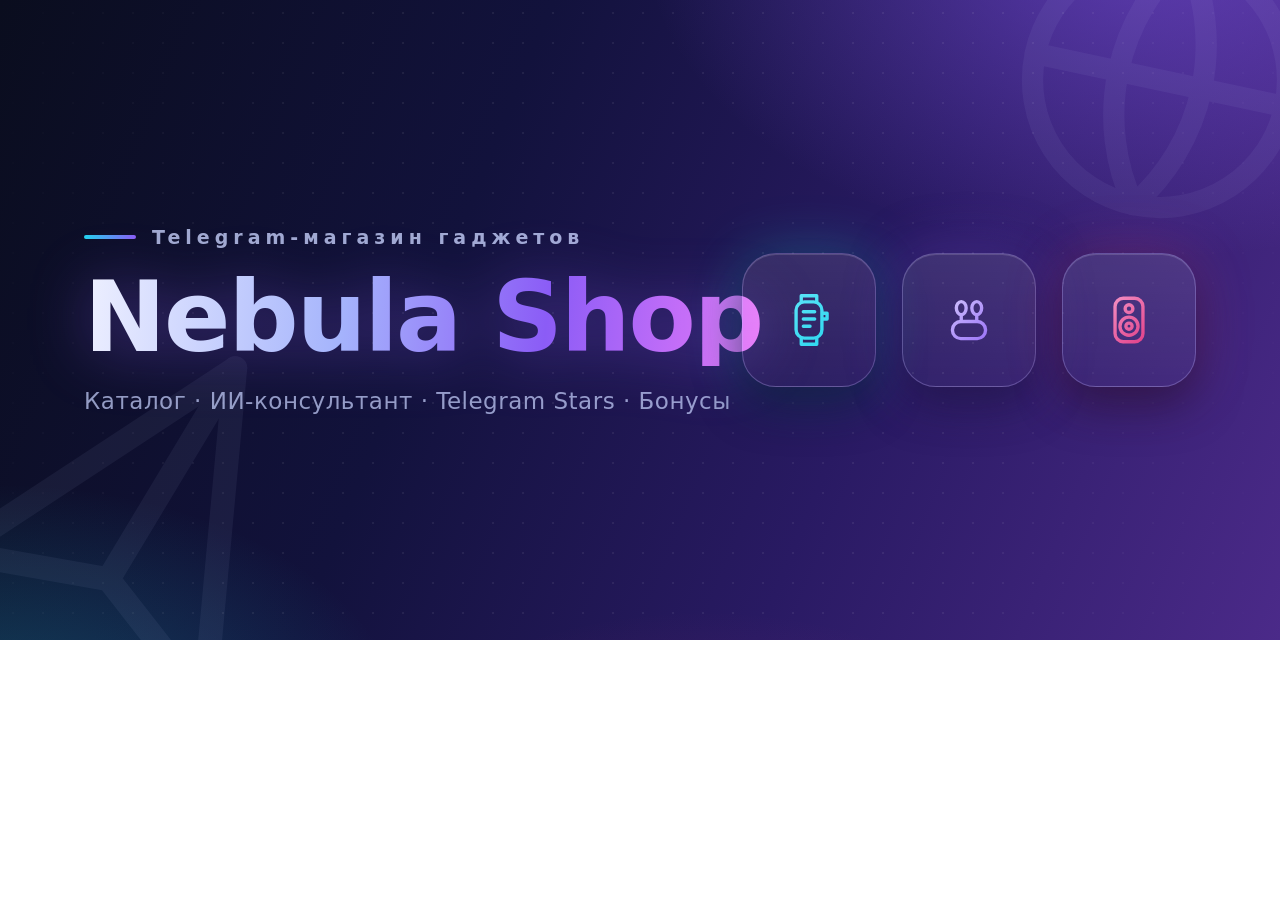
<file: scripts/banner.html>
<!doctype html>
<html>
<head>
<meta charset="utf-8">
<style>
  html,body{margin:0;padding:0;width:1280px;height:640px;overflow:hidden}
  .canvas{position:relative;width:1280px;height:640px;overflow:hidden;font-family:"Segoe UI",system-ui,sans-serif;
    background:
      radial-gradient(820px 520px at 90% -10%, rgba(139,92,246,.50), transparent 62%),
      radial-gradient(680px 420px at 0% 115%, rgba(34,211,238,.28), transparent 60%),
      radial-gradient(560px 340px at 55% 130%, rgba(236,72,153,.18), transparent 65%),
      linear-gradient(112deg,#0a0d1e 0%,#12123c 36%,#291a63 66%,#4b2a89 100%);
  }
  .grid{position:absolute;inset:-2px;opacity:.45;
    background-image:radial-gradient(rgba(255,255,255,.15) 1px,transparent 1.5px);
    background-size:30px 30px;
    -webkit-mask-image:linear-gradient(100deg,transparent 0%,#000 25%,#000 75%,transparent 100%);
    mask-image:linear-gradient(100deg,transparent 0%,#000 25%,#000 75%,transparent 100%);
  }
  .ghost{position:absolute;color:#c7d2fe;opacity:.06}
  .ghost svg{display:block}
  .ghost.left{left:-70px;bottom:-110px;transform:rotate(-14deg)}
  .ghost.left svg{width:380px;height:380px}
  .ghost.right{right:-50px;top:-90px;transform:rotate(12deg)}
  .ghost.right svg{width:340px;height:340px}
  .brand{position:absolute;left:84px;top:50%;transform:translateY(-50%);z-index:2}
  .eyebrow{display:flex;align-items:center;gap:16px;margin-bottom:20px}
  .eyebrow i{display:block;width:52px;height:4px;border-radius:3px;background:linear-gradient(90deg,#22d3ee,#8b5cf6)}
  .eyebrow span{font-size:19px;font-weight:600;letter-spacing:5px;color:rgba(203,213,255,.78)}
  .title{font-size:98px;font-weight:800;letter-spacing:-2px;line-height:1;
    background:linear-gradient(96deg,#eef0ff 0%,#a5b4fc 38%,#8b5cf6 68%,#e879f9 100%);
    -webkit-background-clip:text;background-clip:text;color:transparent;
    filter:drop-shadow(0 4px 30px rgba(139,92,246,.4));
  }
  .subtitle{margin-top:22px;font-size:23px;color:rgba(199,210,254,.72);letter-spacing:.5px}
  .row{position:absolute;right:84px;top:50%;transform:translateY(-50%);display:flex;gap:26px;z-index:2}
  .tile{width:132px;height:132px;border-radius:34px;display:flex;align-items:center;justify-content:center;
    background:linear-gradient(180deg,rgba(255,255,255,.10),rgba(255,255,255,.03));
    border:1px solid rgba(196,181,253,.30);
  }
  .tile svg{width:62px;height:62px}
  .t1{box-shadow:inset 0 1px 0 rgba(255,255,255,.14),0 18px 44px rgba(5,3,25,.5),0 0 56px rgba(34,211,238,.30)}
  .t2{box-shadow:inset 0 1px 0 rgba(255,255,255,.14),0 18px 44px rgba(5,3,25,.5),0 0 56px rgba(139,92,246,.34)}
  .t3{box-shadow:inset 0 1px 0 rgba(255,255,255,.14),0 18px 44px rgba(5,3,25,.5),0 0 56px rgba(236,72,153,.28)}
</style>
</head>
<body>
<div class="canvas">
  <div class="grid"></div>
  <div class="ghost left">
    <svg viewBox="0 0 24 24" fill="none" stroke="currentColor" stroke-width="1.5" stroke-linecap="round" stroke-linejoin="round">
      <path d="m22 2-7 20-4-9-9-4Z"/><path d="M22 2 11 13"/>
    </svg>
  </div>
  <div class="ghost right">
    <svg viewBox="0 0 24 24" fill="none" stroke="currentColor" stroke-width="1.5" stroke-linecap="round" stroke-linejoin="round">
      <circle cx="12" cy="12" r="9"/><path d="M3 12h18"/><path d="M12 3a15 15 0 0 1 0 18a15 15 0 0 1 0-18z"/>
    </svg>
  </div>
  <div class="brand">
    <div class="eyebrow"><i></i><span>Telegram-магазин гаджетов</span></div>
    <div class="title">Nebula Shop</div>
    <div class="subtitle">Каталог · ИИ-консультант · Telegram Stars · Бонусы</div>
  </div>
  <div class="row">
    <div class="tile t1">
      <svg viewBox="0 0 24 24" fill="none" stroke="url(#bg1)" stroke-width="1.3" stroke-linecap="round" stroke-linejoin="round">
        <defs><linearGradient id="bg1" x1="0" y1="0" x2="24" y2="24" gradientUnits="userSpaceOnUse">
          <stop stop-color="#67e8f9"/><stop offset="1" stop-color="#22d3ee"/>
        </linearGradient></defs>
        <rect x="7" y="5" width="10" height="14" rx="3.2"/><path d="M9 5V2.6h6V5M9 19v2.4h6V19"/>
        <path d="M17.4 9.4H19v2.2h-1.6"/><path d="M9.8 8.8h4.4M9.8 11.6h4.4M9.8 14.4h2.6"/>
      </svg>
    </div>
    <div class="tile t2">
      <svg viewBox="0 0 24 24" fill="none" stroke="url(#bg2)" stroke-width="1.3" stroke-linecap="round" stroke-linejoin="round">
        <defs><linearGradient id="bg2" x1="0" y1="0" x2="24" y2="24" gradientUnits="userSpaceOnUse">
          <stop stop-color="#ddd6fe"/><stop offset="1" stop-color="#8b5cf6"/>
        </linearGradient></defs>
        <ellipse cx="9" cy="7.4" rx="1.9" ry="2.5"/><path d="M9 9.9v2.2"/>
        <ellipse cx="15" cy="7.4" rx="1.9" ry="2.5"/><path d="M15 9.9v2.2"/>
        <rect x="5.6" y="12.6" width="12.8" height="6.6" rx="3.2"/>
      </svg>
    </div>
    <div class="tile t3">
      <svg viewBox="0 0 24 24" fill="none" stroke="url(#bg3)" stroke-width="1.3" stroke-linecap="round" stroke-linejoin="round">
        <defs><linearGradient id="bg3" x1="0" y1="0" x2="24" y2="24" gradientUnits="userSpaceOnUse">
          <stop stop-color="#f9a8d4"/><stop offset="1" stop-color="#db2777"/>
        </linearGradient></defs>
        <rect x="6.6" y="3.6" width="10.8" height="16.8" rx="3.2"/><circle cx="12" cy="14.4" r="3.5"/>
        <circle cx="12" cy="14.4" r="1.2"/><circle cx="12" cy="7.6" r="1.5"/>
      </svg>
    </div>
  </div>
</div>
</body>
</html>
</file>
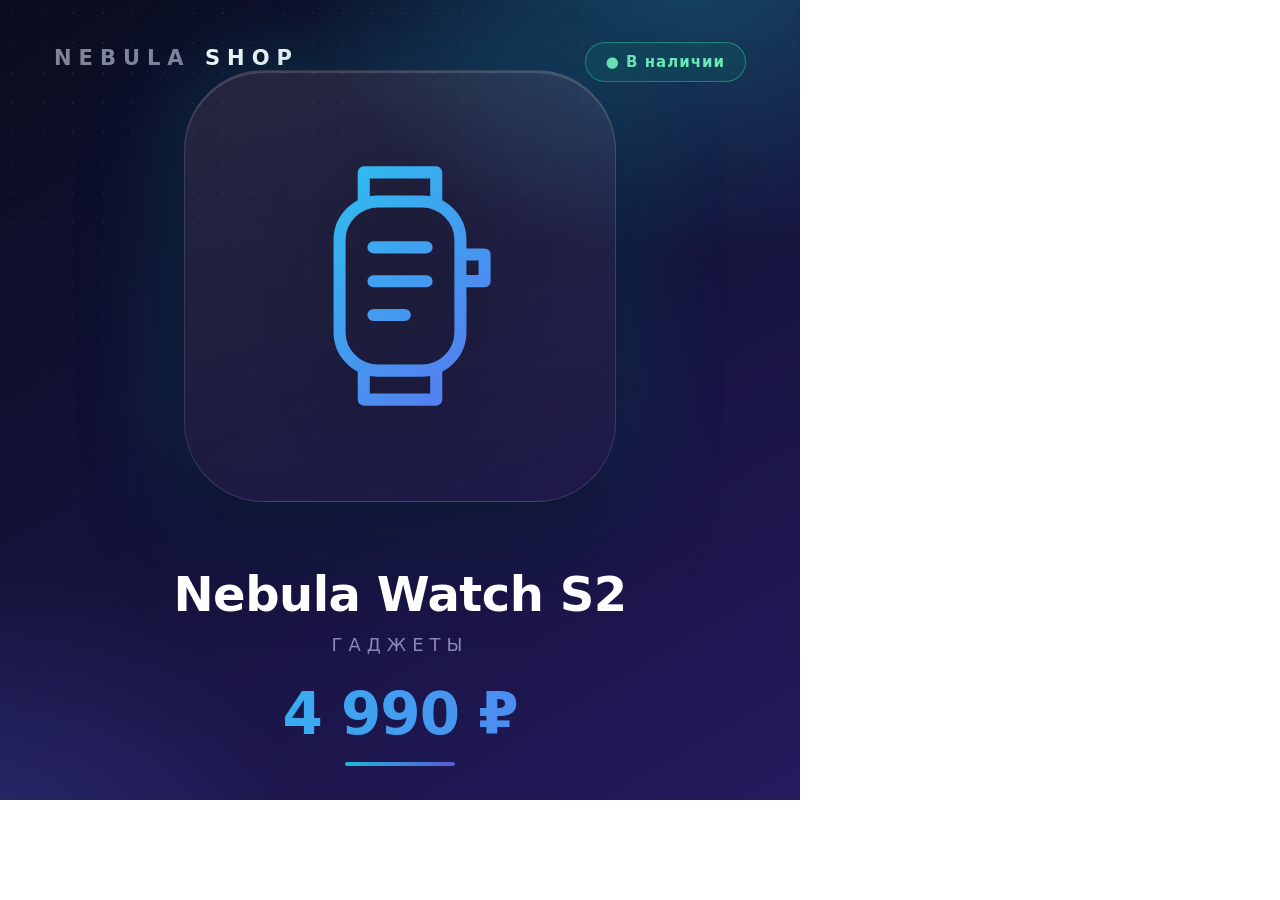
<file: scripts/product.html>
<!doctype html>
<html>
<head>
<meta charset="utf-8">
<style>
  html,body{margin:0;padding:0;width:800px;height:800px;overflow:hidden}
  .card{position:relative;width:800px;height:800px;overflow:hidden;font-family:"Segoe UI",system-ui,sans-serif;
    background:
      radial-gradient(640px 520px at 86% -8%, var(--g1a), transparent 62%),
      radial-gradient(580px 480px at -6% 108%, var(--g2a), transparent 62%),
      linear-gradient(150deg,#0a0d1f 0%,#131238 45%,#241a5e 100%);
  }
  .grid{position:absolute;inset:-2px;opacity:.4;
    background-image:radial-gradient(rgba(255,255,255,.14) 1px,transparent 1.5px);
    background-size:30px 30px;
    -webkit-mask-image:linear-gradient(160deg,#000 15%,transparent 60%);
    mask-image:linear-gradient(160deg,#000 15%,transparent 60%);
  }
  .brand{position:absolute;top:46px;left:54px;font-size:21px;font-weight:700;letter-spacing:7px;color:rgba(226,232,255,.55)}
  .brand b{color:#fff}
  .stock{position:absolute;top:42px;right:54px;font-size:15px;padding:10px 20px;border-radius:999px;font-weight:600;
    color:#6ee7b7;border:1px solid rgba(52,211,153,.45);background:rgba(16,185,129,.10);letter-spacing:1px}
  .tile{position:absolute;left:50%;top:70px;transform:translateX(-50%);
    width:430px;height:430px;border-radius:80px;display:flex;align-items:center;justify-content:center;
    background:linear-gradient(165deg,rgba(255,255,255,.10),rgba(255,255,255,.02));
    border:1px solid rgba(255,255,255,.13);
    box-shadow:inset 0 2px 0 rgba(255,255,255,.14), 0 40px 90px rgba(3,2,20,.55), 0 0 110px var(--glow);
  }
  .tile svg{width:290px;height:290px;filter:drop-shadow(0 14px 34px rgba(0,0,0,.35))}
  .name{position:absolute;left:0;right:0;top:566px;text-align:center;font-size:48px;font-weight:700;color:#fff;letter-spacing:-0.5px}
  .cat{position:absolute;left:0;right:0;top:634px;text-align:center;font-size:18px;letter-spacing:6px;text-transform:uppercase;color:rgba(199,210,254,.62)}
  .price{position:absolute;left:0;right:0;top:680px;text-align:center;font-size:58px;font-weight:800;letter-spacing:-1px;
    background:linear-gradient(92deg,var(--c1),var(--c2));-webkit-background-clip:text;background-clip:text;color:transparent}
  .line{position:absolute;left:50%;transform:translateX(-50%);top:762px;width:110px;height:4px;border-radius:3px;
    background:linear-gradient(90deg,var(--c1),var(--c2));opacity:.85}
</style>
</head>
<body>
<div class="card" id="card">
  <div class="grid"></div>
  <div class="brand">NEBULA<b> SHOP</b></div>
  <div class="stock">● В наличии</div>
  <div class="tile">
    <svg id="icon" viewBox="0 0 24 24" fill="none" stroke="url(#pg)" stroke-width="1" stroke-linecap="round" stroke-linejoin="round"></svg>
  </div>
  <div class="name" id="name"></div>
  <div class="cat" id="cat"></div>
  <div class="price" id="price"></div>
  <div class="line"></div>
</div>
<script>
const ICONS = {
  watch: '<rect x="7" y="5" width="10" height="14" rx="3.2"/><path d="M9 5V2.6h6V5M9 19v2.4h6V19"/><path d="M17.4 9.4H19v2.2h-1.6"/><path d="M9.8 8.8h4.4M9.8 11.6h4.4M9.8 14.4h2.6"/>',
  buds: '<ellipse cx="9" cy="7.4" rx="1.9" ry="2.5"/><path d="M9 9.9v2.2"/><ellipse cx="15" cy="7.4" rx="1.9" ry="2.5"/><path d="M15 9.9v2.2"/><rect x="5.6" y="12.6" width="12.8" height="6.6" rx="3.2"/>',
  projector: '<rect x="3.8" y="8" width="16.4" height="9.2" rx="3"/><circle cx="13.4" cy="12.6" r="2.7"/><circle cx="13.4" cy="12.6" r="0.9"/><path d="M7.2 8V6.4h3.2V8"/><path d="M7.4 17.2v1.6M16.6 17.2v1.6"/>',
  speaker: '<rect x="6.6" y="3.6" width="10.8" height="16.8" rx="3.2"/><circle cx="12" cy="14.4" r="3.5"/><circle cx="12" cy="14.4" r="1.2"/><circle cx="12" cy="7.6" r="1.5"/>',
  powerbank: '<rect x="7" y="4.4" width="10" height="15.6" rx="2.6"/><rect x="10.4" y="2.6" width="3.2" height="1.8" rx="0.7"/><path d="M13.4 8.4 10 13.2h3l-1.3 4.6 3.6-5.2h-3z"/>',
  keyboard: '<rect x="2.8" y="7.6" width="18.4" height="9.4" rx="2.4"/><path d="M6.2 10.8h.01M9.4 10.8h.01M12.6 10.8h.01M15.8 10.8h.01M19 10.8h.01M6.6 13.9h10.8"/>',
};

const P = [
  { name: "Nebula Watch S2", cat: "Гаджеты", price: "4 990 ₽", icon: "watch", c1: "#22d3ee", c2: "#6366f1" },
  { name: "AirPods Nebula Pro", cat: "Аудио", price: "7 490 ₽", icon: "buds", c1: "#a78bfa", c2: "#ec4899" },
  { name: "Nebula Beam Mini", cat: "Проекторы", price: "15 990 ₽", icon: "projector", c1: "#f472b6", c2: "#8b5cf6" },
  { name: "Nebula Sound 360", cat: "Аудио", price: "3 990 ₽", icon: "speaker", c1: "#34d399", c2: "#22d3ee" },
  { name: "Nebula Charge 20K", cat: "Аксессуары", price: "2 990 ₽", icon: "powerbank", c1: "#fbbf24", c2: "#f97316" },
  { name: "Nebula Keys RGB", cat: "Аксессуары", price: "5 990 ₽", icon: "keyboard", c1: "#f87171", c2: "#a78bfa" },
];

function rgba(hex, alpha) {
  const n = parseInt(hex.slice(1), 16);
  return `rgba(${(n >> 16) & 255}, ${(n >> 8) & 255}, ${n & 255}, ${alpha})`;
}

const params = new URLSearchParams(location.search);
const index = Math.max(0, Math.min(P.length - 1, parseInt(params.get("p") || "0", 10)));
const p = P[index];

document.documentElement.style.setProperty("--c1", p.c1);
document.documentElement.style.setProperty("--c2", p.c2);
document.documentElement.style.setProperty("--g1a", rgba(p.c1, 0.30));
document.documentElement.style.setProperty("--g2a", rgba(p.c2, 0.26));
document.documentElement.style.setProperty("--glow", rgba(p.c1, 0.24));

document.getElementById("name").textContent = p.name;
document.getElementById("cat").textContent = p.cat;
document.getElementById("price").textContent = p.price;
document.getElementById("icon").innerHTML =
  '<defs><linearGradient id="pg" x1="0" y1="0" x2="24" y2="24" gradientUnits="userSpaceOnUse">' +
  `<stop stop-color="${p.c1}"/><stop offset="1" stop-color="${p.c2}"/>` +
  "</linearGradient></defs>" + ICONS[p.icon];
</script>
</body>
</html>
</file>
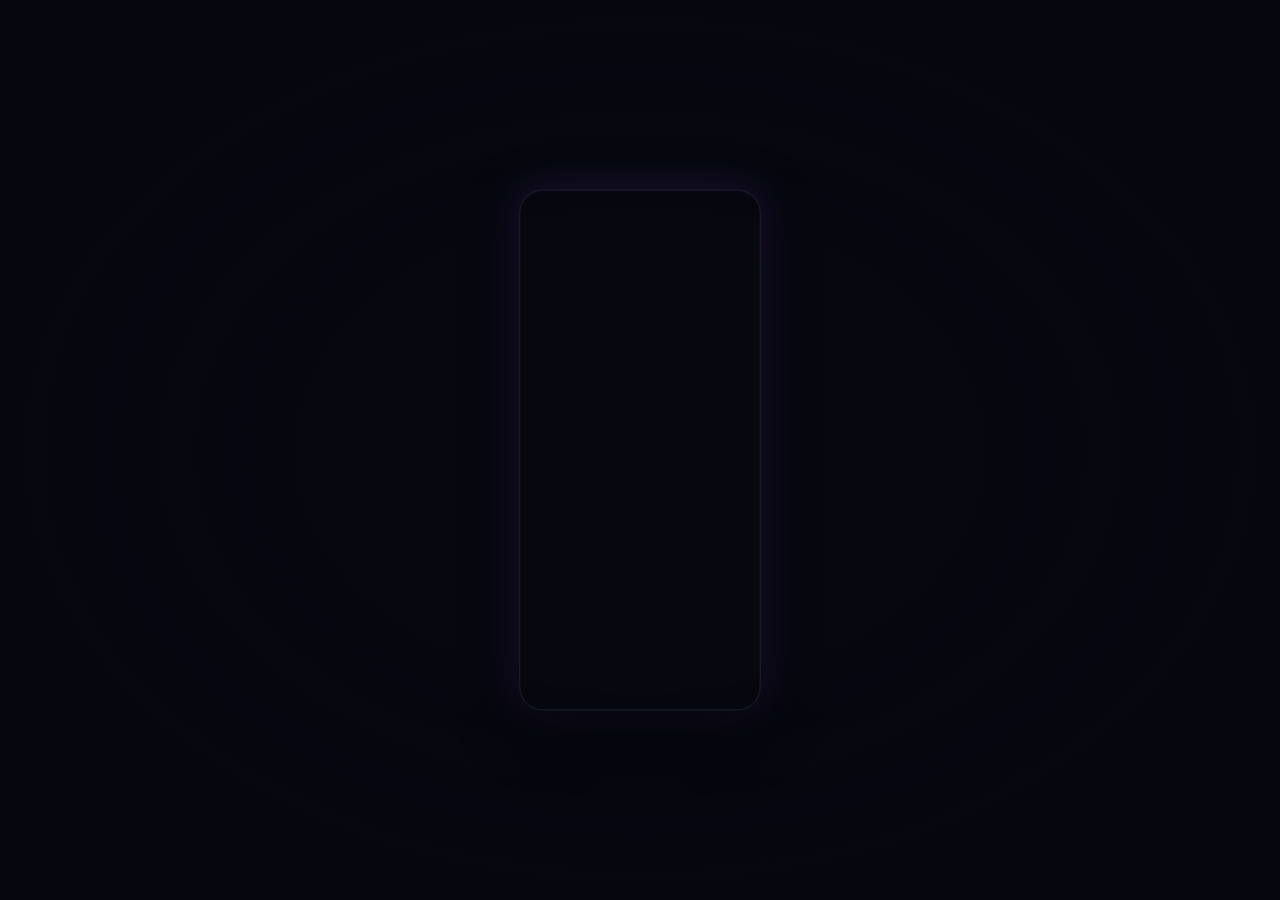
<file: scripts/shot.html>
<!doctype html>
<html>
<head>
<meta charset="utf-8">
<style>
  html, body {
    margin: 0; width: 960px; height: 540px; overflow: hidden;
    background: #06070f; font-family: "Segoe UI", system-ui, sans-serif;
  }
  .bg {
    position: fixed; left: 50%; top: 50%; width: 390px; height: 844px;
    transform: translate(-50%, -50%) scale(2.6);
    filter: blur(10px) brightness(0.42) saturate(1.1);
    border: 0; pointer-events: none;
  }
  .vignette {
    position: fixed; inset: 0; pointer-events: none;
    background: radial-gradient(ellipse at center, rgba(6, 7, 15, 0) 38%, rgba(6, 7, 15, 0.55) 100%);
  }
  .phone {
    position: fixed; left: 50%; top: 50%; width: 390px; height: 844px;
    transform: translate(-50%, -50%) scale(0.615);
    border-radius: 38px; overflow: hidden;
    border: 1px solid rgba(255, 255, 255, 0.16);
    box-shadow: 0 30px 90px rgba(0, 0, 0, 0.65), 0 0 70px rgba(139, 92, 246, 0.22);
  }
  .phone iframe { width: 390px; height: 844px; border: 0; display: block; }
</style>
</head>
<body>
<iframe class="bg" id="bg" scrolling="no"></iframe>
<div class="vignette"></div>
<div class="phone"><iframe id="frame" scrolling="no"></iframe></div>
<script>
  const q = new URLSearchParams(location.search);
  const src = q.get("src") || "http://127.0.0.1:8080/";
  document.getElementById("bg").src = src;
  document.getElementById("frame").src = src;
</script>
</body>
</html>
</file>
